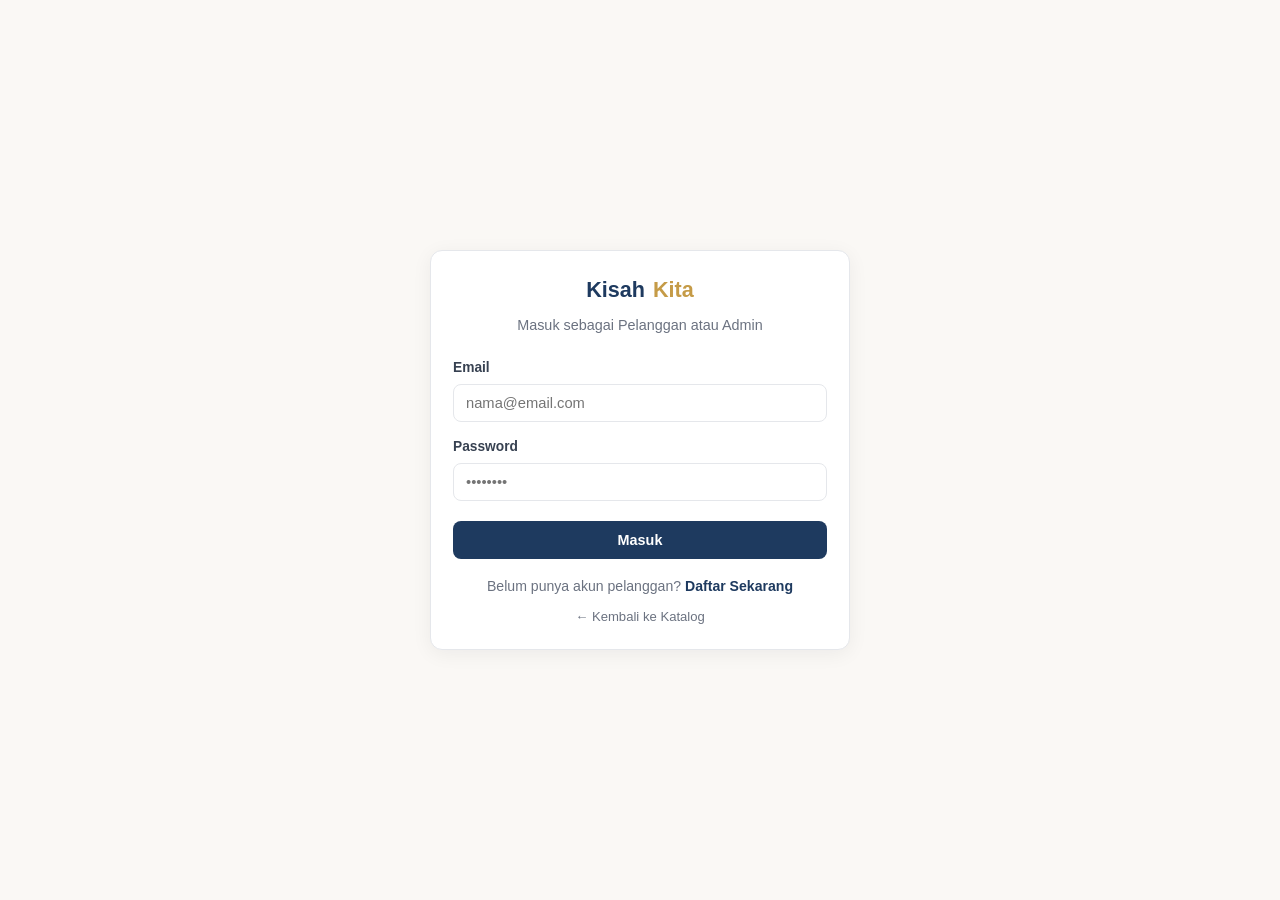
<file: admin.html>
<!DOCTYPE html>
<html lang="id">
<head>
  <meta charset="UTF-8" />
  <meta name="viewport" content="width=device-width, initial-scale=1.0" />
  <title>Dashboard Admin — KisahKita</title>
  <link rel="stylesheet" href="assets/app.css" />
  <style>
    .stat-num { font-size: 1.7rem; font-weight: 800; color: var(--primary); margin-top: 4px; }
    .tabs { display: flex; gap: 10px; margin: 24px 0 16px; flex-wrap: wrap; }
    .tab-btn.active { background: var(--primary); color: #fff; border-color: var(--primary); }
    .tab-panel { display: none; }
    .tab-panel.active { display: block; }
  </style>
</head>
<body>
  <header class="navbar">
    <div class="container nav-inner">
      <a href="index.html" class="brand">Kisah<span>Kita</span> <span class="badge badge-info">Admin Panel</span></a>
      <div class="nav-links">
        <a href="index.html" class="btn btn-outline btn-sm">Lihat Web Publik</a>
        <button onclick="logout()" class="btn btn-danger btn-sm">Keluar</button>
      </div>
    </div>
  </header>

  <main class="container" style="padding-top:26px; padding-bottom:48px;">
    <h1 style="font-size:1.55rem; color:var(--primary); margin-bottom:16px;">Ringkasan Bisnis &amp; Manajemen</h1>

    <div class="grid-4" id="statsGrid">
      <div class="card"><div style="color:var(--muted); font-size:0.85rem;">Total Pesanan</div><div class="stat-num" id="statOrders">0</div></div>
      <div class="card"><div style="color:var(--muted); font-size:0.85rem;">Undangan Lunas</div><div class="stat-num" id="statPaid">0</div></div>
      <div class="card"><div style="color:var(--muted); font-size:0.85rem;">Total Pelanggan</div><div class="stat-num" id="statUsers">0</div></div>
      <div class="card"><div style="color:var(--muted); font-size:0.85rem;">Katalog Template</div><div class="stat-num" id="statTemplates">0</div></div>
    </div>

    <div class="tabs">
      <button class="btn btn-outline btn-sm tab-btn active" data-tab="ordersPanel">Pesanan Pelanggan</button>
      <button class="btn btn-outline btn-sm tab-btn" data-tab="templatesPanel">Katalog Template</button>
      <button class="btn btn-outline btn-sm tab-btn" data-tab="usersPanel">Data Pengguna</button>
    </div>

    <!-- Panel Pesanan -->
    <div id="ordersPanel" class="tab-panel active card table-wrap">
      <table>
        <thead>
          <tr>
            <th>Order ID</th>
            <th>User ID</th>
            <th>Template</th>
            <th>Slug</th>
            <th>Status Bayar</th>
            <th>Aksi</th>
          </tr>
        </thead>
        <tbody id="ordersTbody">
          <tr><td colspan="6">Memuat pesanan...</td></tr>
        </tbody>
      </table>
    </div>

    <!-- Panel Template -->
    <div id="templatesPanel" class="tab-panel card">
      <div style="display:flex; justify-content:space-between; align-items:center; margin-bottom:14px;">
        <h3>Daftar Template Undangan</h3>
        <button onclick="openTemplateModal()" class="btn btn-primary btn-sm">+ Tambah Template</button>
      </div>
      <div class="table-wrap">
        <table>
          <thead>
            <tr>
              <th>ID</th>
              <th>Nama Template</th>
              <th>Kategori</th>
              <th>Harga</th>
              <th>Folder</th>
              <th>Status</th>
            </tr>
          </thead>
          <tbody id="templatesTbody"></tbody>
        </table>
      </div>
    </div>

    <!-- Panel Users -->
    <div id="usersPanel" class="tab-panel card table-wrap">
      <table>
        <thead>
          <tr>
            <th>User ID</th>
            <th>Nama</th>
            <th>Email</th>
            <th>Role</th>
            <th>Status</th>
          </tr>
        </thead>
        <tbody id="usersTbody"></tbody>
      </table>
    </div>
  </main>

  <!-- Modal Tambah Template -->
  <div class="modal-backdrop" id="tplModal">
    <div class="modal-box">
      <h3 style="color:var(--primary); margin-bottom:14px;">Tambah Template Baru ke Katalog</h3>
      <form id="tplForm">
        <div class="form-group">
          <label>Nama Template</label>
          <input type="text" id="tplNama" class="form-control" placeholder="Contoh: Royal Blue Marble" required />
        </div>
        <div class="form-group">
          <label>Kategori</label>
          <select id="tplKategori" class="form-control">
            <option value="Modern">Modern</option>
            <option value="Adat">Adat</option>
            <option value="Minimalis">Minimalis</option>
          </select>
        </div>
        <div class="form-group">
          <label>Harga (Rp)</label>
          <input type="number" id="tplHarga" class="form-control" value="99000" required />
        </div>
        <div class="form-group">
          <label>URL Gambar Thumbnail</label>
          <input type="url" id="tplThumb" class="form-control" required />
        </div>
        <div class="form-group">
          <label>Nama Folder Template (di dalam undangan-template/)</label>
          <input type="text" id="tplPath" class="form-control" value="template-biru-marmer" required />
        </div>
        <div style="display:flex; gap:10px; justify-content:flex-end; margin-top:16px;">
          <button type="button" onclick="document.getElementById('tplModal').classList.remove('active')" class="btn btn-outline">Batal</button>
          <button type="submit" class="btn btn-primary">Simpan Template</button>
        </div>
      </form>
    </div>
  </div>

  <script src="config.js"></script>
  <script src="assets/api.js"></script>
  <script>
    KisahAPI.requireAuth('admin');

    function logout() {
      KisahAPI.clearSession();
      window.location.href = 'login.html';
    }

    function openTemplateModal() {
      document.getElementById('tplModal').classList.add('active');
    }

    document.querySelectorAll('.tab-btn').forEach(btn => {
      btn.addEventListener('click', () => {
        document.querySelectorAll('.tab-btn').forEach(b => b.classList.remove('active'));
        document.querySelectorAll('.tab-panel').forEach(p => p.classList.remove('active'));
        btn.classList.add('active');
        document.getElementById(btn.dataset.tab).classList.add('active');
      });
    });

    async function setOrderStatus(orderId, statusBayar) {
      const res = await KisahAPI.post('approveOrder', {
        order_id: orderId,
        status_bayar: statusBayar
      });
      if (res.status === 'success') {
        await loadAdminData();
      } else {
        alert(res.message || 'Gagal memperbarui status pesanan');
      }
    }

    document.getElementById('tplForm').addEventListener('submit', async (e) => {
      e.preventDefault();
      const res = await KisahAPI.post('saveTemplate', {
        nama_template: document.getElementById('tplNama').value.trim(),
        kategori: document.getElementById('tplKategori').value,
        harga: Number(document.getElementById('tplHarga').value),
        thumbnail_url: document.getElementById('tplThumb').value.trim(),
        file_path: document.getElementById('tplPath').value.trim(),
        status: 'aktif'
      });
      if (res.status === 'success') {
        document.getElementById('tplModal').classList.remove('active');
        await loadAdminData();
      } else {
        alert(res.message || 'Gagal menambah template');
      }
    });

    async function loadAdminData() {
      const res = await KisahAPI.post('adminOverview');
      if (res.status !== 'success') {
        document.getElementById('ordersTbody').innerHTML = `<tr><td colspan="6">${res.message || 'Gagal memuat data admin'}</td></tr>`;
        return;
      }

      const { orders = [], templates = [], users = [] } = res.data;
      document.getElementById('statOrders').textContent = orders.length;
      document.getElementById('statPaid').textContent = orders.filter(o => String(o.status_bayar).toLowerCase() === 'lunas').length;
      document.getElementById('statUsers').textContent = users.filter(u => u.role === 'user').length;
      document.getElementById('statTemplates').textContent = templates.length;

      document.getElementById('ordersTbody').innerHTML = orders.length ? orders.map(o => {
        const isLunas = String(o.status_bayar).toLowerCase() === 'lunas';
        return `
          <tr>
            <td><strong>${o.order_id}</strong></td>
            <td>${o.user_id}</td>
            <td>${o.template_id}</td>
            <td><a href="view.html?slug=${encodeURIComponent(o.slug_undangan)}" target="_blank" style="color:var(--primary); text-decoration:underline;">${o.slug_undangan}</a></td>
            <td><span class="badge ${isLunas ? 'badge-success' : 'badge-warning'}">${o.status_bayar}</span></td>
            <td>
              ${isLunas
                ? `<button onclick="setOrderStatus('${o.order_id}', 'pending')" class="btn btn-outline btn-sm">Nonaktifkan</button>`
                : `<button onclick="setOrderStatus('${o.order_id}', 'lunas')" class="btn btn-primary btn-sm">Konfirmasi Lunas</button>`
              }
            </td>
          </tr>
        `;
      }).join('') : '<tr><td colspan="6">Belum ada pesanan masuk.</td></tr>';

      document.getElementById('templatesTbody').innerHTML = templates.map(t => `
        <tr>
          <td>${t.template_id}</td>
          <td><strong>${t.nama_template}</strong></td>
          <td>${t.kategori}</td>
          <td>${KisahAPI.formatRupiah(t.harga)}</td>
          <td><code>${t.file_path}</code></td>
          <td><span class="badge badge-success">${t.status}</span></td>
        </tr>
      `).join('');

      document.getElementById('usersTbody').innerHTML = users.map(u => `
        <tr>
          <td>${u.user_id}</td>
          <td>${u.nama}</td>
          <td>${u.email}</td>
          <td><span class="badge ${u.role === 'admin' ? 'badge-info' : 'badge-muted'}">${u.role}</span></td>
          <td>${u.status}</td>
        </tr>
      `).join('');
    }

    loadAdminData();
  </script>
</body>
</html>
</file>
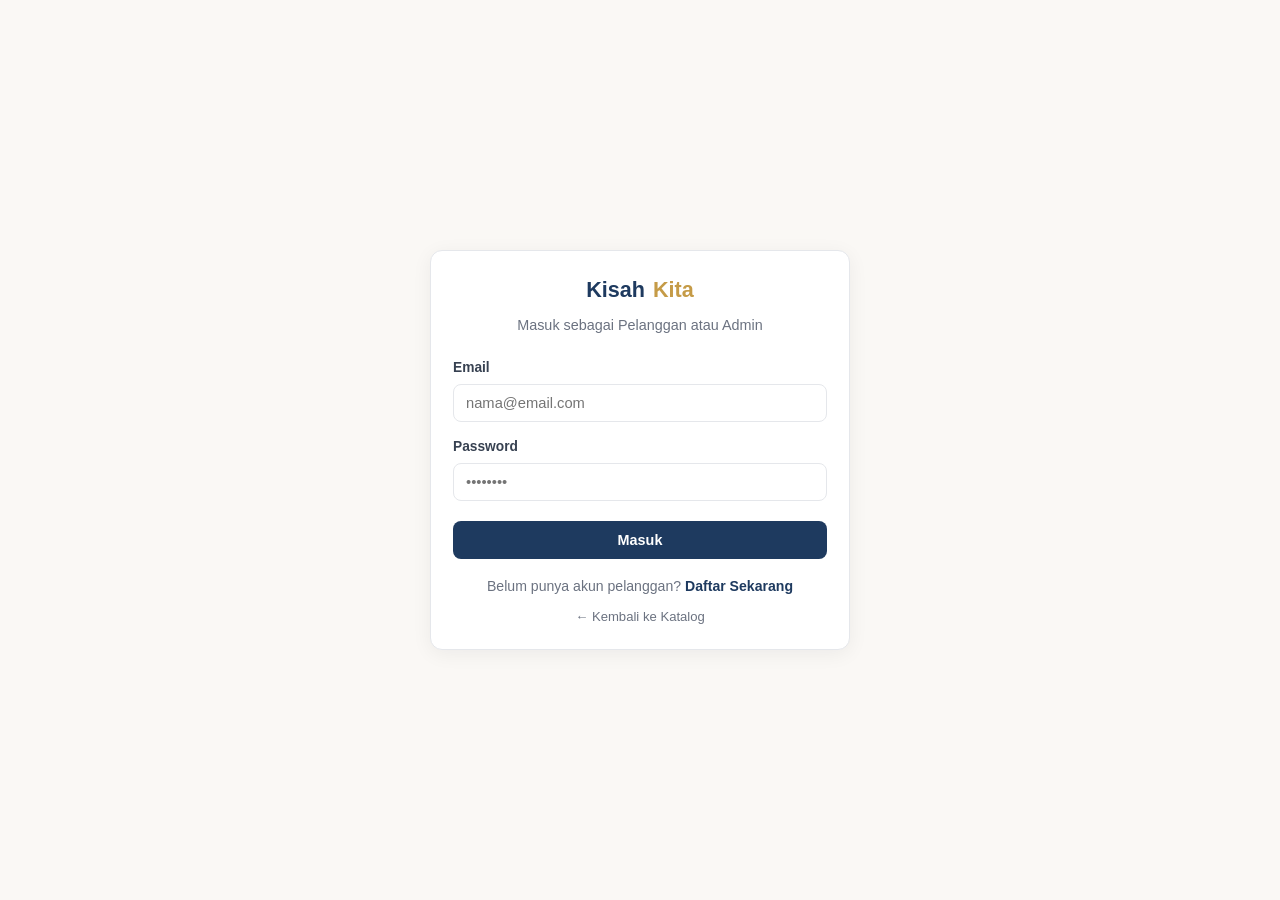
<file: dashboard.html>
<!DOCTYPE html>
<html lang="id">
<head>
  <meta charset="UTF-8" />
  <meta name="viewport" content="width=device-width, initial-scale=1.0" />
  <title>Dashboard Pelanggan — KisahKita</title>
  <link rel="stylesheet" href="assets/app.css" />
  <style>
    .dash-header {
      display: flex;
      flex-wrap: wrap;
      justify-content: space-between;
      align-items: center;
      gap: 12px;
      margin: 28px 0 20px;
    }
    .order-item {
      display: flex;
      flex-wrap: wrap;
      justify-content: space-between;
      align-items: center;
      gap: 16px;
      margin-bottom: 16px;
    }
    .two-col {
      display: grid;
      grid-template-columns: 1fr 1fr;
      gap: 12px;
    }
    @media (max-width: 640px) { .two-col { grid-template-columns: 1fr; } }
  </style>
</head>
<body>
  <header class="navbar">
    <div class="container nav-inner">
      <a href="index.html" class="brand">Kisah<span>Kita</span> <small style="font-size:0.75rem; color:var(--muted); font-weight:600;">Pelanggan</small></a>
      <div class="nav-links">
        <a href="index.html" class="btn btn-outline btn-sm">Katalog</a>
        <span id="userNameBadge" style="font-size:0.88rem; font-weight:600;"></span>
        <button onclick="logout()" class="btn btn-danger btn-sm">Keluar</button>
      </div>
    </div>
  </header>

  <main class="container">
    <div class="dash-header">
      <div>
        <h1 style="font-size:1.55rem; color:var(--primary);">Undangan Saya</h1>
        <p style="color:var(--muted); font-size:0.92rem;">Kelola konten undangan, bagikan link tamu, dan pantau ucapan RSVP.</p>
      </div>
      <button onclick="openNewOrderModal()" class="btn btn-primary">+ Buat Undangan Baru</button>
    </div>

    <div id="globalAlert" class="alert"></div>
    <div id="ordersContainer">
      <div class="card">Memuat data pesanan undangan Anda...</div>
    </div>
  </main>

  <!-- Modal Buat Pesanan Baru -->
  <div class="modal-backdrop" id="newOrderModal">
    <div class="modal-box">
      <h3 style="color:var(--primary); margin-bottom:14px;">Buat Pesanan Undangan Baru</h3>
      <form id="newOrderForm">
        <div class="form-group">
          <label>Pilih Template</label>
          <select id="orderTemplateSelect" class="form-control" required></select>
        </div>
        <div class="form-group">
          <label>Slug Link Undangan (tanpa spasi, huruf kecil)</label>
          <input type="text" id="orderSlugInput" class="form-control" placeholder="contoh: raka-nadia" required />
          <small style="color:var(--muted);">Akan menjadi alamat undangan: view.html?slug=<strong>raka-nadia</strong></small>
        </div>
        <div style="display:flex; gap:10px; justify-content:flex-end; margin-top:16px;">
          <button type="button" onclick="closeModal('newOrderModal')" class="btn btn-outline">Batal</button>
          <button type="submit" class="btn btn-primary">Buat Pesanan</button>
        </div>
      </form>
    </div>
  </div>

  <!-- Modal Editor Konten Undangan -->
  <div class="modal-backdrop" id="editorModal">
    <div class="modal-box" style="max-width:680px;">
      <h3 style="color:var(--primary); margin-bottom:14px;">Edit Data Undangan (<span id="editSlugLabel"></span>)</h3>
      <form id="editorForm">
        <input type="hidden" id="editSlug" />
        <div class="two-col">
          <div class="form-group">
            <label>Nama Panggilan Pria</label>
            <input type="text" id="pria_panggilan" class="form-control" required />
          </div>
          <div class="form-group">
            <label>Nama Panggilan Wanita</label>
            <input type="text" id="wanita_panggilan" class="form-control" required />
          </div>
        </div>
        <div class="two-col">
          <div class="form-group">
            <label>Nama Lengkap &amp; Gelar Pria</label>
            <input type="text" id="pria_lengkap" class="form-control" />
          </div>
          <div class="form-group">
            <label>Nama Lengkap &amp; Gelar Wanita</label>
            <input type="text" id="wanita_lengkap" class="form-control" />
          </div>
        </div>
        <div class="two-col">
          <div class="form-group">
            <label>Nama Orang Tua Pria</label>
            <input type="text" id="pria_ortu" class="form-control" placeholder="Putra Bpk. ... & Ibu ..." />
          </div>
          <div class="form-group">
            <label>Nama Orang Tua Wanita</label>
            <input type="text" id="wanita_ortu" class="form-control" placeholder="Putri Bpk. ... & Ibu ..." />
          </div>
        </div>
        <div class="two-col">
          <div class="form-group">
            <label>Tanggal Acara</label>
            <input type="date" id="tanggal_acara" class="form-control" />
          </div>
          <div class="form-group">
            <label>Waktu Akad</label>
            <input type="text" id="waktu_akad" class="form-control" placeholder="08.00 - 10.00 WIB" />
          </div>
        </div>
        <div class="two-col">
          <div class="form-group">
            <label>Waktu Resepsi</label>
            <input type="text" id="waktu_resepsi" class="form-control" placeholder="11.00 - 14.00 WIB" />
          </div>
          <div class="form-group">
            <label>Nama Gedung / Lokasi</label>
            <input type="text" id="tempat_nama" class="form-control" />
          </div>
        </div>
        <div class="form-group">
          <label>Alamat Lengkap Lokasi</label>
          <input type="text" id="tempat_alamat" class="form-control" />
        </div>
        <div class="form-group">
          <label>Link Google Maps</label>
          <input type="url" id="maps_url" class="form-control" placeholder="https://maps.google.com/..." />
        </div>
        <div class="form-group">
          <label>Cerita Singkat Cinta</label>
          <textarea id="cerita" class="form-control" rows="3"></textarea>
        </div>
        <div class="two-col">
          <div class="form-group">
            <label>Bank / E-Wallet Amplop Digital</label>
            <input type="text" id="bank_nama" class="form-control" placeholder="BCA / Mandiri / DANA" />
          </div>
          <div class="form-group">
            <label>Nomor Rekening</label>
            <input type="text" id="bank_norek" class="form-control" />
          </div>
        </div>
        <div class="form-group">
          <label>Atas Nama Rekening</label>
          <input type="text" id="bank_an" class="form-control" />
        </div>
        <div class="form-group">
          <label>URL Foto Cover (Google Drive / Cloudinary / Unsplash)</label>
          <input type="url" id="foto_cover" class="form-control" />
        </div>
        <div style="display:flex; gap:10px; justify-content:flex-end; margin-top:16px;">
          <button type="button" onclick="closeModal('editorModal')" class="btn btn-outline">Tutup</button>
          <button type="submit" class="btn btn-primary">Simpan Perubahan</button>
        </div>
      </form>
    </div>
  </div>

  <!-- Modal Generator Tamu & RSVP -->
  <div class="modal-backdrop" id="guestModal">
    <div class="modal-box">
      <h3 style="color:var(--primary); margin-bottom:10px;">Bagikan Undangan &amp; Lihat Ucapan</h3>
      <div class="form-group">
        <label>Ketik Nama Tamu Undangan</label>
        <input type="text" id="guestNameInput" class="form-control" placeholder="Contoh: Bapak Budi Santoso & Keluarga" oninput="updateGuestLink()" />
      </div>
      <div class="form-group">
        <label>Link Khusus Tamu</label>
        <input type="text" id="generatedGuestUrl" class="form-control" readonly />
      </div>
      <div style="display:flex; gap:8px; margin-bottom:20px;">
        <button type="button" onclick="copyGuestUrl()" class="btn btn-outline btn-sm">Salin Link</button>
        <a id="waShareBtn" href="#" target="_blank" class="btn btn-primary btn-sm">Kirim via WhatsApp</a>
      </div>

      <h4 style="margin-bottom:8px; color:var(--primary);">Ucapan &amp; Konfirmasi Kehadiran Tamu</h4>
      <div id="ucapanList" style="max-height:220px; overflow-y:auto; border:1px solid var(--border); border-radius:8px; padding:10px;"></div>

      <div style="text-align:right; margin-top:14px;">
        <button type="button" onclick="closeModal('guestModal')" class="btn btn-outline">Tutup</button>
      </div>
    </div>
  </div>

  <script src="config.js"></script>
  <script src="assets/api.js"></script>
  <script>
    const session = KisahAPI.requireAuth('user');
    if (session) {
      document.getElementById('userNameBadge').textContent = session.nama;
    }

    let myOrders = [];
    let catalogTemplates = [];
    let activeGuestSlug = '';

    function logout() {
      KisahAPI.clearSession();
      window.location.href = 'login.html';
    }

    function openModal(id) { document.getElementById(id).classList.add('active'); }
    function closeModal(id) { document.getElementById(id).classList.remove('active'); }

    function showAlert(msg, isError = false) {
      const box = document.getElementById('globalAlert');
      box.className = 'alert show ' + (isError ? 'alert-error' : 'alert-success');
      box.textContent = msg;
    }

    function openNewOrderModal(preselectTpl = '') {
      const sel = document.getElementById('orderTemplateSelect');
      sel.innerHTML = catalogTemplates.map(t =>
        `<option value="${t.template_id}" ${t.template_id === preselectTpl ? 'selected' : ''}>${t.nama_template} — ${KisahAPI.formatRupiah(t.harga)}</option>`
      ).join('');
      openModal('newOrderModal');
    }

    function renderOrders() {
      const container = document.getElementById('ordersContainer');
      if (!myOrders.length) {
        container.innerHTML = `
          <div class="card" style="text-align:center; padding:40px;">
            <p style="color:var(--muted); margin-bottom:14px;">Anda belum memiliki pesanan undangan.</p>
            <button onclick="openNewOrderModal()" class="btn btn-primary">Pesan Undangan Pertama Anda</button>
          </div>`;
        return;
      }

      container.innerHTML = myOrders.map((ord, idx) => {
        const isLunas = String(ord.status_bayar).toLowerCase() === 'lunas';
        const waConfirm = `https://wa.me/${window.APP_CONFIG.ADMIN_WA}?text=${encodeURIComponent('Halo Admin KisahKita, saya ingin konfirmasi pembayaran Order ID: ' + ord.order_id + ' (Slug: ' + ord.slug_undangan + ')')}`;
        return `
          <div class="card order-item">
            <div>
              <div style="display:flex; align-items:center; gap:8px; margin-bottom:6px;">
                <strong>${ord.nama_template}</strong>
                <span class="badge ${isLunas ? 'badge-success' : 'badge-warning'}">${isLunas ? 'Aktif / Lunas' : 'Menunggu Pembayaran'}</span>
              </div>
              <div style="font-size:0.88rem; color:var(--muted);">
                Order ID: ${ord.order_id} &bull; Slug: <strong>${ord.slug_undangan}</strong>
              </div>
            </div>
            <div style="display:flex; flex-wrap:wrap; gap:8px;">
              <button onclick="openEditor(${idx})" class="btn btn-primary btn-sm">Edit Konten</button>
              <button onclick="openGuestModal(${idx})" class="btn btn-outline btn-sm">Link Tamu &amp; RSVP (${(ord.ucapan || []).length})</button>
              ${isLunas
                ? `<a href="view.html?slug=${encodeURIComponent(ord.slug_undangan)}" target="_blank" class="btn btn-accent btn-sm">Buka Undangan</a>`
                : `<a href="${waConfirm}" target="_blank" class="btn btn-outline btn-sm">Konfirmasi Bayar WA</a>`
              }
            </div>
          </div>
        `;
      }).join('');
    }

    function openEditor(index) {
      const ord = myOrders[index];
      const d = ord.invitation_data || {};
      document.getElementById('editSlug').value = ord.slug_undangan;
      document.getElementById('editSlugLabel').textContent = ord.slug_undangan;
      const fields = [
        'pria_panggilan', 'wanita_panggilan', 'pria_lengkap', 'wanita_lengkap',
        'pria_ortu', 'wanita_ortu', 'tanggal_acara', 'waktu_akad', 'waktu_resepsi',
        'tempat_nama', 'tempat_alamat', 'maps_url', 'cerita', 'bank_nama',
        'bank_norek', 'bank_an', 'foto_cover'
      ];
      fields.forEach(f => {
        document.getElementById(f).value = d[f] || '';
      });
      openModal('editorModal');
    }

    document.getElementById('editorForm').addEventListener('submit', async (e) => {
      e.preventDefault();
      const slug = document.getElementById('editSlug').value;
      const fields = [
        'pria_panggilan', 'wanita_panggilan', 'pria_lengkap', 'wanita_lengkap',
        'pria_ortu', 'wanita_ortu', 'tanggal_acara', 'waktu_akad', 'waktu_resepsi',
        'tempat_nama', 'tempat_alamat', 'maps_url', 'cerita', 'bank_nama',
        'bank_norek', 'bank_an', 'foto_cover'
      ];
      const jsonData = {};
      fields.forEach(f => { jsonData[f] = document.getElementById(f).value.trim(); });

      const res = await KisahAPI.post('saveInvitation', {
        slug_undangan: slug,
        json_data: jsonData
      });

      if (res.status === 'success') {
        closeModal('editorModal');
        showAlert('Data undangan berhasil disimpan!');
        await loadDashboard();
      } else {
        alert(res.message || 'Gagal menyimpan data');
      }
    });

    document.getElementById('newOrderForm').addEventListener('submit', async (e) => {
      e.preventDefault();
      const templateId = document.getElementById('orderTemplateSelect').value;
      const slug = document.getElementById('orderSlugInput').value.trim().toLowerCase();

      const res = await KisahAPI.post('createOrder', {
        template_id: templateId,
        slug_undangan: slug
      });

      if (res.status === 'success') {
        sessionStorage.removeItem('selected_template_id');
        closeModal('newOrderModal');
        showAlert('Pesanan berhasil dibuat! Silakan lengkapi data undangan dan konfirmasi pembayaran.');
        await loadDashboard();
      } else {
        alert(res.message || 'Gagal membuat pesanan');
      }
    });

    function openGuestModal(index) {
      const ord = myOrders[index];
      activeGuestSlug = ord.slug_undangan;
      document.getElementById('guestNameInput').value = '';
      updateGuestLink();

      const ucapan = ord.ucapan || [];
      const listEl = document.getElementById('ucapanList');
      listEl.innerHTML = ucapan.length
        ? ucapan.map(u => `<div style="padding:8px 0; border-bottom:1px solid var(--border);"><strong>${u.nama}</strong> <span class="badge badge-info">${u.hadir || 'Hadir'}</span><p style="font-size:0.86rem; margin-top:4px;">${u.pesan}</p></div>`).join('')
        : '<p style="color:var(--muted); font-size:0.88rem;">Belum ada ucapan masuk.</p>';

      openModal('guestModal');
    }

    function updateGuestLink() {
      const tamu = document.getElementById('guestNameInput').value.trim();
      const base = window.location.origin + window.location.pathname.replace('dashboard.html', 'view.html');
      const url = `${base}?slug=${encodeURIComponent(activeGuestSlug)}${tamu ? '&tamu=' + encodeURIComponent(tamu) : ''}`;
      document.getElementById('generatedGuestUrl').value = url;
      const waMsg = `Kepada Yth. ${tamu || 'Bapak/Ibu/Saudara/i'},

Tanpa mengurangi rasa hormat, kami mengundang Anda untuk hadir di acara pernikahan kami. Info lengkap:
${url}`;
      document.getElementById('waShareBtn').href = `https://wa.me/?text=${encodeURIComponent(waMsg)}`;
    }

    function copyGuestUrl() {
      const input = document.getElementById('generatedGuestUrl');
      input.select();
      navigator.clipboard.writeText(input.value);
      alert('Link undangan berhasil disalin!');
    }

    async function loadDashboard() {
      const [catRes, dashRes] = await Promise.all([
        KisahAPI.get({ action: 'getCatalog' }),
        KisahAPI.post('getMyDashboard')
      ]);
      if (catRes.status === 'success') catalogTemplates = catRes.data || [];
      if (dashRes.status === 'success') {
        myOrders = dashRes.data || [];
        renderOrders();
      } else {
        document.getElementById('ordersContainer').innerHTML = `<div class="card">${dashRes.message || 'Gagal memuat dashboard'}</div>`;
      }
    }

    (async function init() {
      await loadDashboard();
      const params = new URLSearchParams(window.location.search);
      const orderTpl = params.get('order') || sessionStorage.getItem('selected_template_id');
      if (orderTpl && catalogTemplates.length) {
        openNewOrderModal(orderTpl);
      }
    })();
  </script>
</body>
</html>
</file>
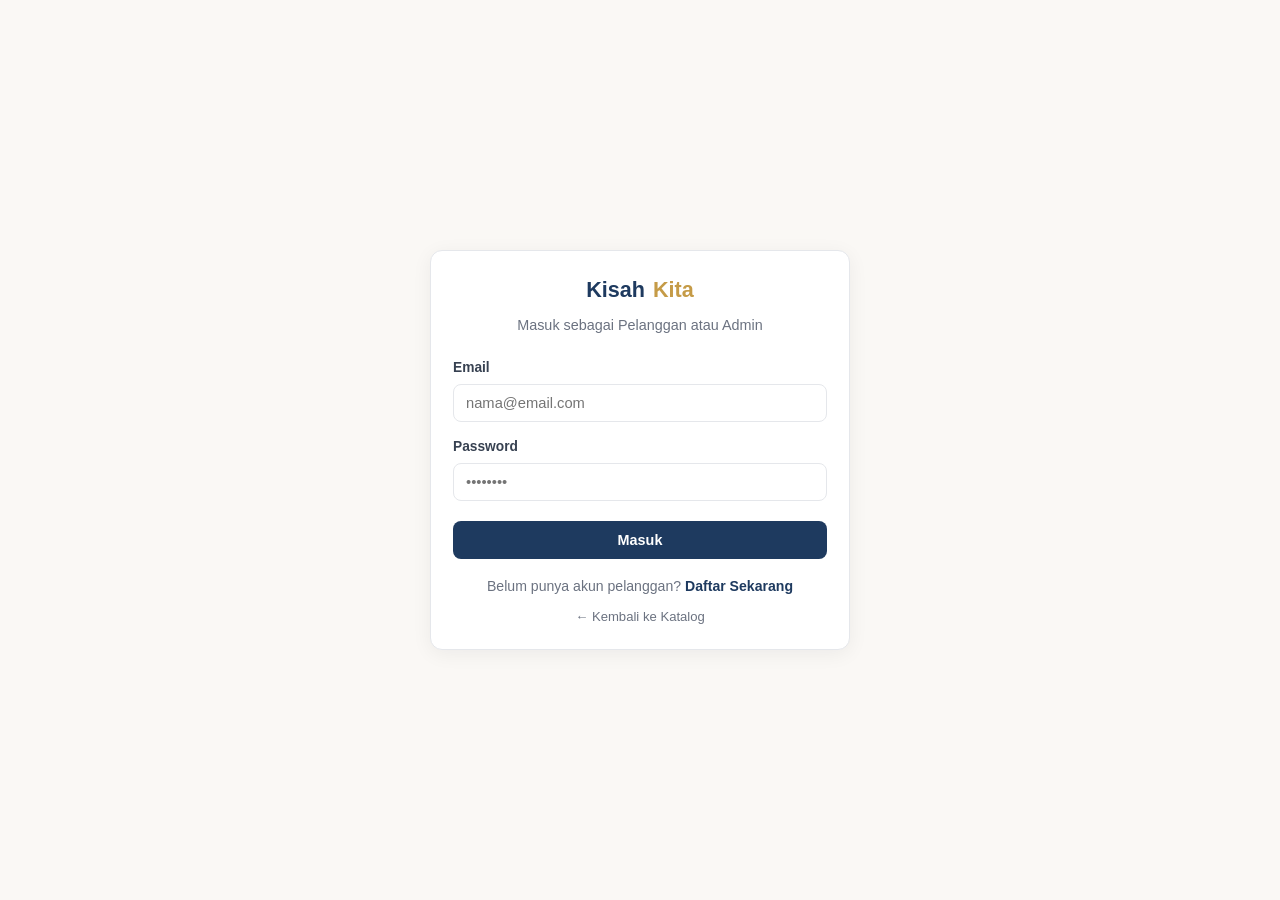
<file: login.html>
<!DOCTYPE html>
<html lang="id">
<head>
  <meta charset="UTF-8" />
  <meta name="viewport" content="width=device-width, initial-scale=1.0" />
  <title>Masuk — KisahKita</title>
  <link rel="stylesheet" href="assets/app.css" />
</head>
<body style="display:flex; min-height:100vh; align-items:center; justify-content:center; padding:20px;">
  <div class="card" style="max-width:420px; width:100%;">
    <div style="text-align:center; margin-bottom:20px;">
      <a href="index.html" class="brand" style="justify-content:center;">Kisah<span>Kita</span></a>
      <p style="color:var(--muted); font-size:0.9rem; margin-top:6px;">Masuk sebagai Pelanggan atau Admin</p>
    </div>

    <div id="alertBox" class="alert alert-error"></div>

    <form id="loginForm">
      <div class="form-group">
        <label>Email</label>
        <input type="email" id="email" class="form-control" placeholder="nama@email.com" required />
      </div>
      <div class="form-group">
        <label>Password</label>
        <input type="password" id="password" class="form-control" placeholder="••••••••" required />
      </div>
      <button type="submit" id="submitBtn" class="btn btn-primary" style="width:100%; margin-top:6px;">Masuk</button>
    </form>

    <p style="text-align:center; font-size:0.88rem; color:var(--muted); margin-top:16px;">
      Belum punya akun pelanggan? <a href="register.html" style="color:var(--primary); font-weight:700;">Daftar Sekarang</a>
    </p>
    <p style="text-align:center; font-size:0.82rem; margin-top:8px;">
      <a href="index.html" style="color:var(--muted);">&larr; Kembali ke Katalog</a>
    </p>
  </div>

  <script src="config.js"></script>
  <script src="assets/api.js"></script>
  <script>
    const existing = KisahAPI.getSession();
    if (existing && existing.token) {
      window.location.href = existing.role === 'admin' ? 'admin.html' : 'dashboard.html';
    }

    document.getElementById('loginForm').addEventListener('submit', async (e) => {
      e.preventDefault();
      const btn = document.getElementById('submitBtn');
      const alertBox = document.getElementById('alertBox');
      alertBox.classList.remove('show');
      btn.disabled = true;
      btn.textContent = 'Memproses...';

      try {
        const res = await KisahAPI.post('login', {
          email: document.getElementById('email').value.trim(),
          password: document.getElementById('password').value
        });

        if (res.status === 'success' && res.data) {
          KisahAPI.setSession(res.data);
          if (res.data.role === 'admin') {
            window.location.href = 'admin.html';
          } else {
            const selectedTpl = sessionStorage.getItem('selected_template_id');
            window.location.href = selectedTpl
              ? 'dashboard.html?order=' + encodeURIComponent(selectedTpl)
              : 'dashboard.html';
          }
        } else {
          alertBox.textContent = res.message || 'Login gagal';
          alertBox.classList.add('show');
        }
      } catch (err) {
        alertBox.textContent = 'Terjadi kesalahan koneksi API.';
        alertBox.classList.add('show');
      } finally {
        btn.disabled = false;
        btn.textContent = 'Masuk';
      }
    });
  </script>
</body>
</html>
</file>
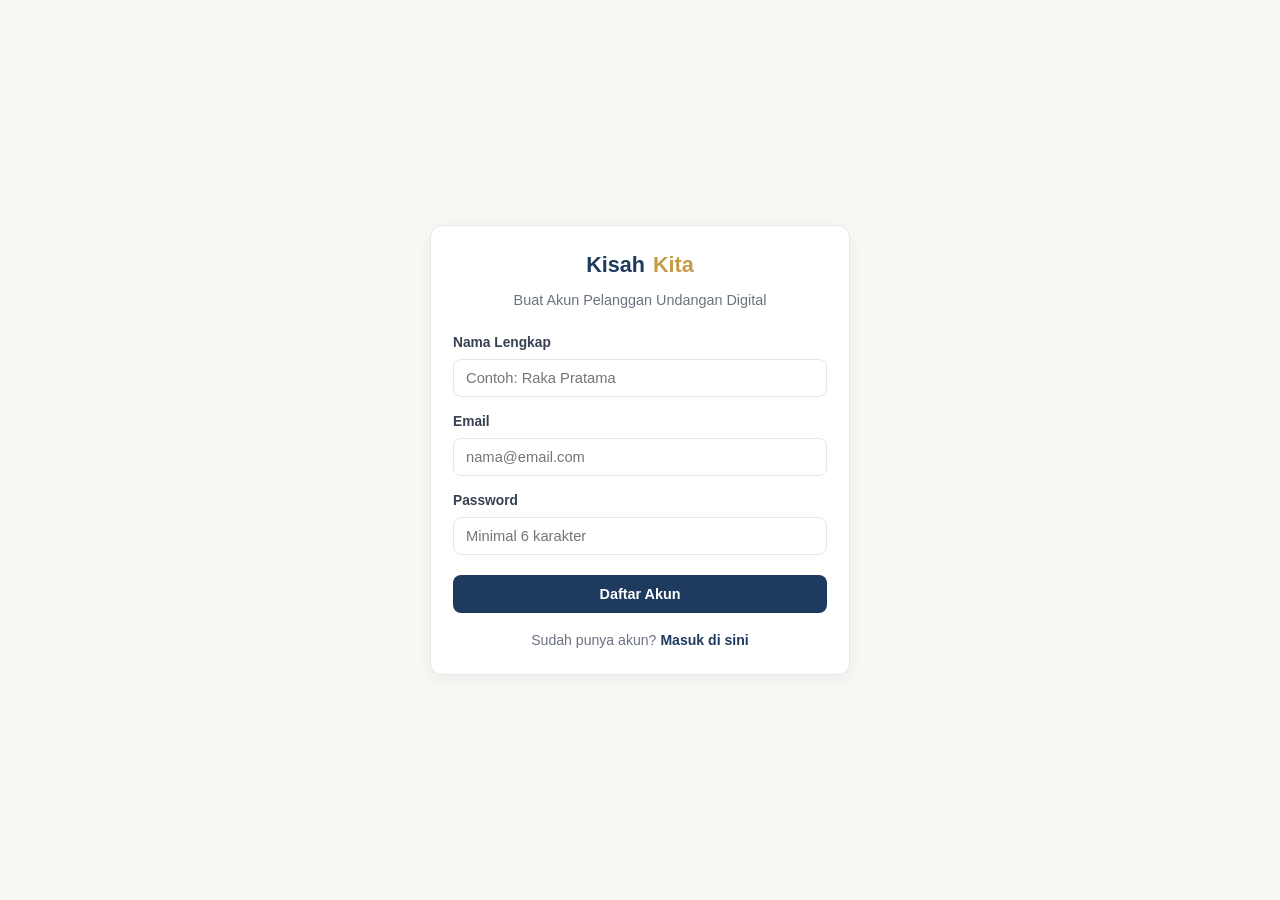
<file: register.html>
<!DOCTYPE html>
<html lang="id">
<head>
  <meta charset="UTF-8" />
  <meta name="viewport" content="width=device-width, initial-scale=1.0" />
  <title>Daftar Pelanggan — KisahKita</title>
  <link rel="stylesheet" href="assets/app.css" />
</head>
<body style="display:flex; min-height:100vh; align-items:center; justify-content:center; padding:20px;">
  <div class="card" style="max-width:420px; width:100%;">
    <div style="text-align:center; margin-bottom:20px;">
      <a href="index.html" class="brand" style="justify-content:center;">Kisah<span>Kita</span></a>
      <p style="color:var(--muted); font-size:0.9rem; margin-top:6px;">Buat Akun Pelanggan Undangan Digital</p>
    </div>

    <div id="alertBox" class="alert"></div>

    <form id="registerForm">
      <div class="form-group">
        <label>Nama Lengkap</label>
        <input type="text" id="nama" class="form-control" placeholder="Contoh: Raka Pratama" required />
      </div>
      <div class="form-group">
        <label>Email</label>
        <input type="email" id="email" class="form-control" placeholder="nama@email.com" required />
      </div>
      <div class="form-group">
        <label>Password</label>
        <input type="password" id="password" class="form-control" minlength="6" placeholder="Minimal 6 karakter" required />
      </div>
      <button type="submit" id="submitBtn" class="btn btn-primary" style="width:100%; margin-top:6px;">Daftar Akun</button>
    </form>

    <p style="text-align:center; font-size:0.88rem; color:var(--muted); margin-top:16px;">
      Sudah punya akun? <a href="login.html" style="color:var(--primary); font-weight:700;">Masuk di sini</a>
    </p>
  </div>

  <script src="config.js"></script>
  <script src="assets/api.js"></script>
  <script>
    document.getElementById('registerForm').addEventListener('submit', async (e) => {
      e.preventDefault();
      const btn = document.getElementById('submitBtn');
      const alertBox = document.getElementById('alertBox');
      alertBox.className = 'alert';
      btn.disabled = true;
      btn.textContent = 'Mendaftarkan...';

      try {
        const res = await KisahAPI.post('register', {
          nama: document.getElementById('nama').value.trim(),
          email: document.getElementById('email').value.trim(),
          password: document.getElementById('password').value
        });

        if (res.status === 'success') {
          alertBox.className = 'alert alert-success show';
          alertBox.textContent = 'Registrasi berhasil! Mengalihkan ke halaman login...';
          setTimeout(() => { window.location.href = 'login.html'; }, 1200);
        } else {
          alertBox.className = 'alert alert-error show';
          alertBox.textContent = res.message || 'Registrasi gagal';
        }
      } catch (err) {
        alertBox.className = 'alert alert-error show';
        alertBox.textContent = 'Gagal terhubung ke server.';
      } finally {
        btn.disabled = false;
        btn.textContent = 'Daftar Akun';
      }
    });
  </script>
</body>
</html>
</file>
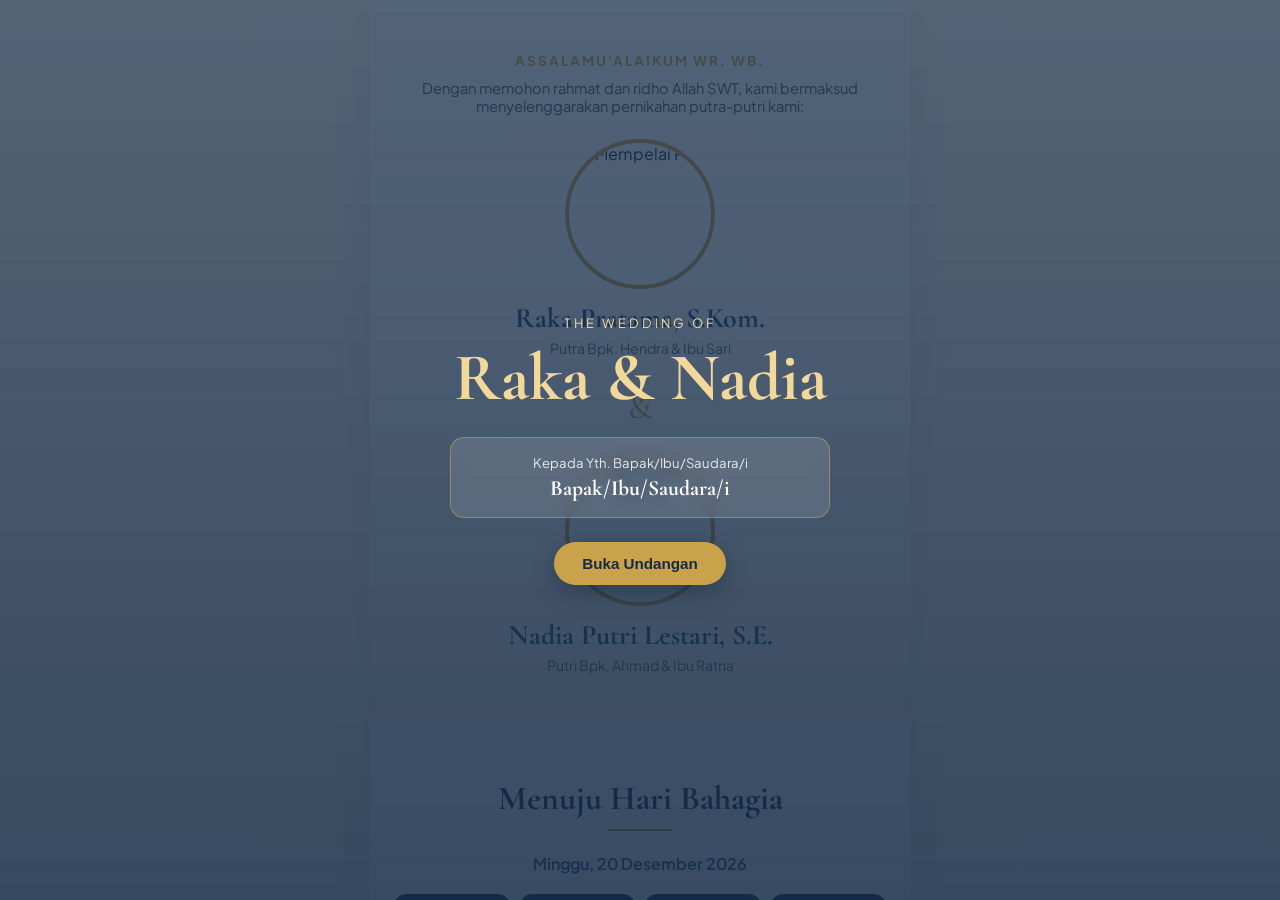
<file: view.html>
<!DOCTYPE html>
<html lang="id">
<head>
  <meta charset="UTF-8" />
  <meta name="viewport" content="width=device-width, initial-scale=1.0" />
  <title>Undangan Pernikahan — KisahKita</title>
  <style>
    * { box-sizing: border-box; margin: 0; padding: 0; }
    html, body { width: 100%; height: 100%; overflow: hidden; background: #0f172a; font-family: sans-serif; }
    iframe { width: 100%; height: 100%; border: none; display: block; }
    .state-box {
      display: flex;
      flex-direction: column;
      align-items: center;
      justify-content: center;
      height: 100vh;
      color: #fff;
      text-align: center;
      padding: 24px;
    }
  </style>
</head>
<body>
  <div id="stateBox" class="state-box">Memuat undangan...</div>
  <iframe id="tplFrame" style="display:none;"></iframe>

  <script src="config.js"></script>
  <script src="assets/api.js"></script>
  <script>
    (async function init() {
      const params = new URLSearchParams(window.location.search);
      const slug = params.get('slug') || 'demo-undangan';
      const tamu = params.get('tamu') || 'Bapak/Ibu/Saudara/i';
      const overrideTpl = params.get('tpl');

      const res = await KisahAPI.get({ action: 'getInvitation', slug });
      const stateBox = document.getElementById('stateBox');

      if (res.status !== 'success' || !res.data) {
        stateBox.innerHTML = `<h2>Undangan Belum Tersedia</h2><p style="margin-top:8px; opacity:0.8;">${res.message || 'Pastikan link undangan sudah benar.'}</p>`;
        return;
      }

      const folder = overrideTpl || res.data.folder_path || 'template-biru-marmer';
      const frame = document.getElementById('tplFrame');
      frame.src = `undangan-template/${folder}/index.html?slug=${encodeURIComponent(slug)}&tamu=${encodeURIComponent(tamu)}`;

      frame.onload = () => {
        stateBox.style.display = 'none';
        frame.style.display = 'block';
        frame.contentWindow.postMessage({
          type: 'KISAH_INVITATION_DATA',
          payload: {
            slug,
            tamu,
            invitation: res.data.invitation || {},
            ucapan: res.data.ucapan || []
          }
        }, '*');
      };

      // Terima pengiriman ucapan/RSVP dari dalam iframe template
      window.addEventListener('message', async (event) => {
        if (event.data && event.data.type === 'KISAH_SUBMIT_UCAPAN') {
          const submitRes = await KisahAPI.post('addUcapan', {
            slug_undangan: slug,
            ...event.data.payload
          });
          frame.contentWindow.postMessage({
            type: 'KISAH_UCAPAN_RESULT',
            payload: submitRes
          }, '*');
        }
      });
    })();
  </script>
</body>
</html>
</file>
<file: assets/app.css>
:root {
  --bg: #faf8f5;
  --surface: #ffffff;
  --primary: #1e3a5f;
  --primary-hover: #152a45;
  --accent: #c59b47;
  --text: #1f2937;
  --muted: #6b7280;
  --border: #e5e7eb;
  --success: #059669;
  --warning: #d97706;
  --danger: #dc2626;
  --radius: 12px;
  --shadow: 0 4px 20px rgba(15, 23, 42, 0.06);
}

* { box-sizing: border-box; margin: 0; padding: 0; }
body {
  font-family: 'Plus Jakarta Sans', -apple-system, BlinkMacSystemFont, 'Segoe UI', Roboto, sans-serif;
  background: var(--bg);
  color: var(--text);
  line-height: 1.6;
}
a { text-decoration: none; color: inherit; }

.container { max-width: 1180px; margin: 0 auto; padding: 0 20px; }

/* Navbar */
.navbar {
  background: rgba(255, 255, 255, 0.92);
  backdrop-filter: blur(10px);
  border-bottom: 1px solid var(--border);
  position: sticky;
  top: 0;
  z-index: 50;
}
.nav-inner {
  display: flex;
  align-items: center;
  justify-content: space-between;
  height: 68px;
}
.brand {
  font-size: 1.35rem;
  font-weight: 800;
  color: var(--primary);
  display: flex;
  align-items: center;
  gap: 8px;
}
.brand span { color: var(--accent); }
.nav-links { display: flex; align-items: center; gap: 14px; }

/* Buttons */
.btn {
  display: inline-flex;
  align-items: center;
  justify-content: center;
  gap: 6px;
  padding: 10px 18px;
  border-radius: 8px;
  font-weight: 600;
  font-size: 0.9rem;
  cursor: pointer;
  border: 1px solid transparent;
  transition: all 0.2s ease;
}
.btn-primary { background: var(--primary); color: #fff; }
.btn-primary:hover { background: var(--primary-hover); }
.btn-accent { background: var(--accent); color: #fff; }
.btn-accent:hover { opacity: 0.92; }
.btn-outline { background: #fff; border-color: var(--border); color: var(--text); }
.btn-outline:hover { border-color: var(--primary); color: var(--primary); }
.btn-danger { background: #fee2e2; color: var(--danger); }
.btn-danger:hover { background: #fecaca; }
.btn-sm { padding: 6px 12px; font-size: 0.82rem; }

/* Cards & Grid */
.card {
  background: var(--surface);
  border: 1px solid var(--border);
  border-radius: var(--radius);
  box-shadow: var(--shadow);
  padding: 22px;
}
.grid-3 {
  display: grid;
  grid-template-columns: repeat(auto-fill, minmax(300px, 1fr));
  gap: 24px;
}
.grid-4 {
  display: grid;
  grid-template-columns: repeat(auto-fit, minmax(210px, 1fr));
  gap: 16px;
}

/* Badges */
.badge {
  display: inline-block;
  padding: 3px 10px;
  border-radius: 999px;
  font-size: 0.76rem;
  font-weight: 700;
  text-transform: uppercase;
}
.badge-success { background: #d1fae5; color: #065f46; }
.badge-warning { background: #fef3c7; color: #92400e; }
.badge-info { background: #dbeafe; color: #1e40af; }
.badge-muted { background: #f3f4f6; color: #374151; }

/* Forms */
.form-group { margin-bottom: 14px; }
.form-group label {
  display: block;
  font-size: 0.86rem;
  font-weight: 600;
  margin-bottom: 5px;
  color: #374151;
}
.form-control {
  width: 100%;
  padding: 10px 12px;
  border: 1px solid var(--border);
  border-radius: 8px;
  font-size: 0.92rem;
  font-family: inherit;
  background: #fff;
}
.form-control:focus {
  outline: none;
  border-color: var(--primary);
  box-shadow: 0 0 0 3px rgba(30, 58, 95, 0.12);
}

/* Tables */
.table-wrap { overflow-x: auto; }
table { width: 100%; border-collapse: collapse; font-size: 0.9rem; }
th, td {
  padding: 12px 14px;
  text-align: left;
  border-bottom: 1px solid var(--border);
}
th { background: #f9fafb; font-weight: 700; color: #374151; }

/* Modal */
.modal-backdrop {
  position: fixed;
  inset: 0;
  background: rgba(15, 23, 42, 0.55);
  display: none;
  align-items: center;
  justify-content: center;
  padding: 20px;
  z-index: 100;
}
.modal-backdrop.active { display: flex; }
.modal-box {
  background: #fff;
  border-radius: 14px;
  max-width: 560px;
  width: 100%;
  max-height: 90vh;
  overflow-y: auto;
  padding: 24px;
}

.alert {
  padding: 12px 14px;
  border-radius: 8px;
  font-size: 0.88rem;
  margin-bottom: 14px;
  display: none;
}
.alert.show { display: block; }
.alert-error { background: #fee2e2; color: #991b1b; border: 1px solid #fecaca; }
.alert-success { background: #d1fae5; color: #065f46; border: 1px solid #a7f3d0; }
</file>
